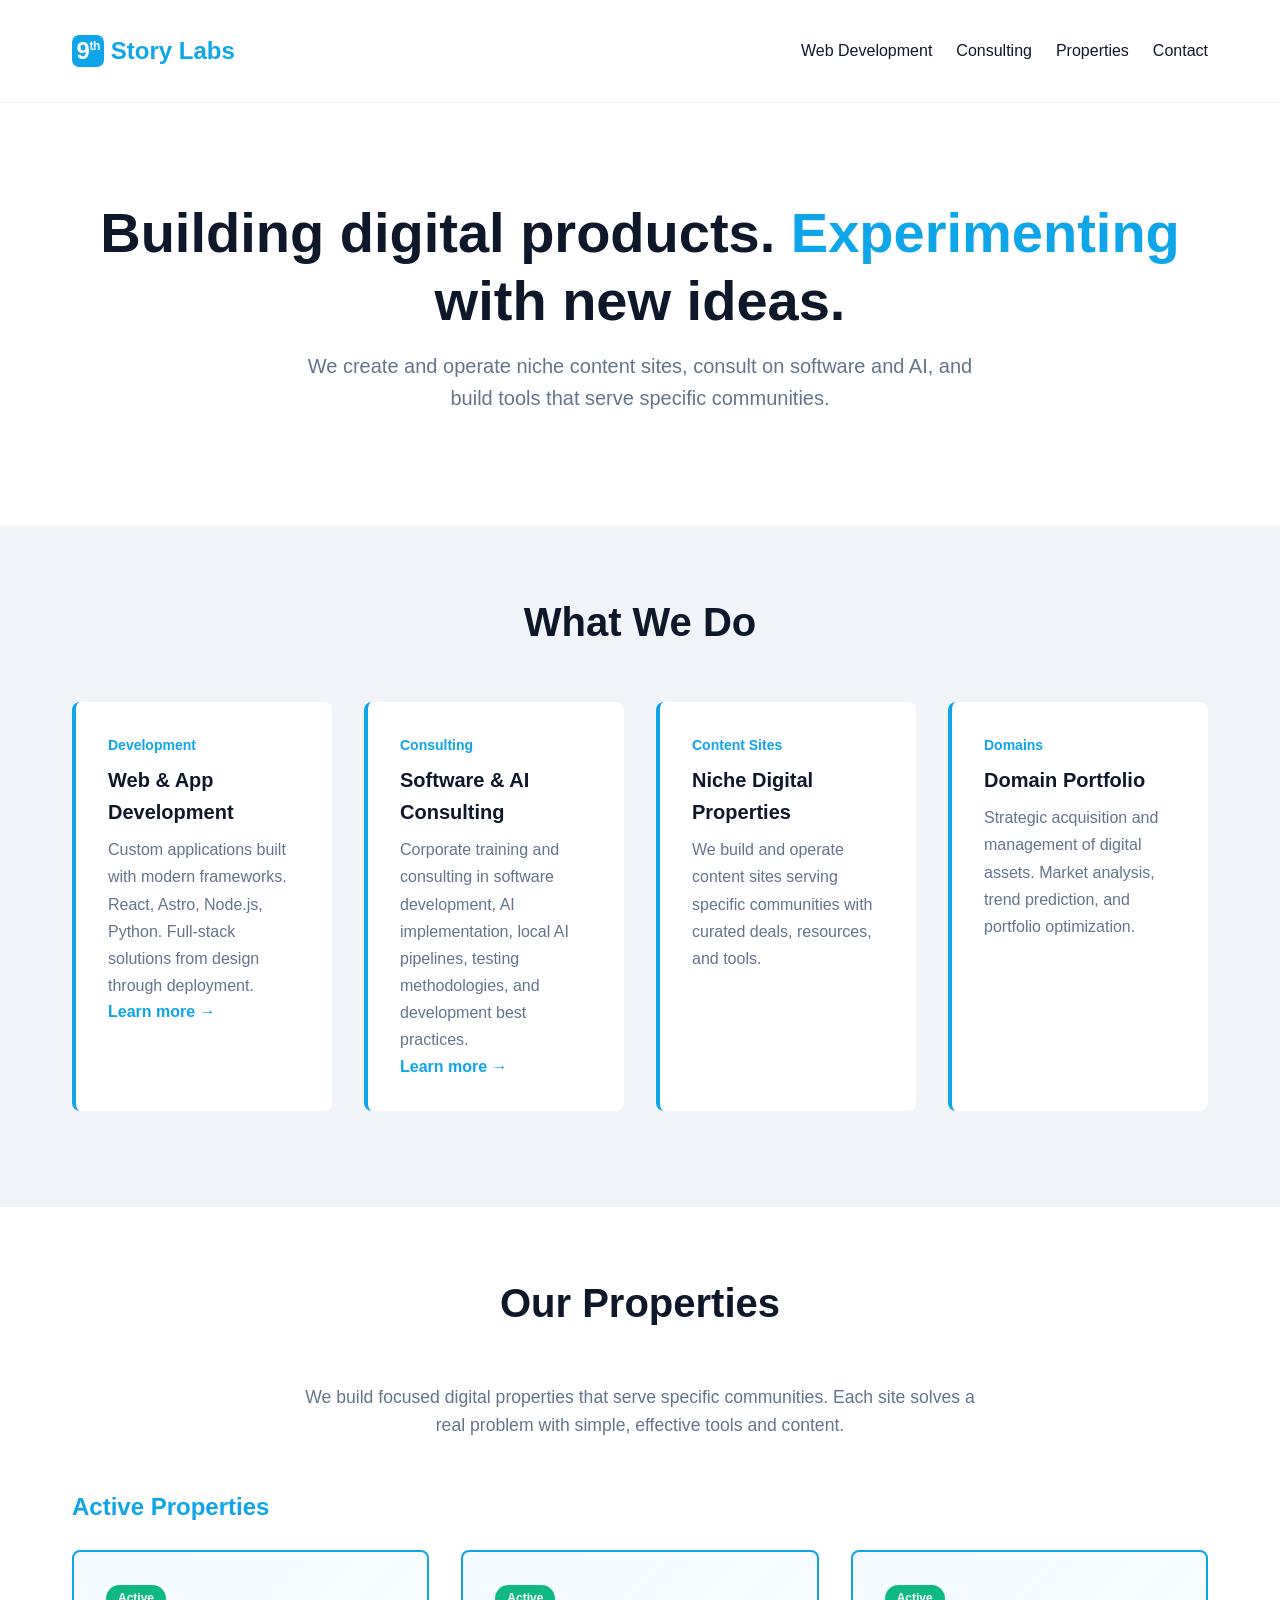
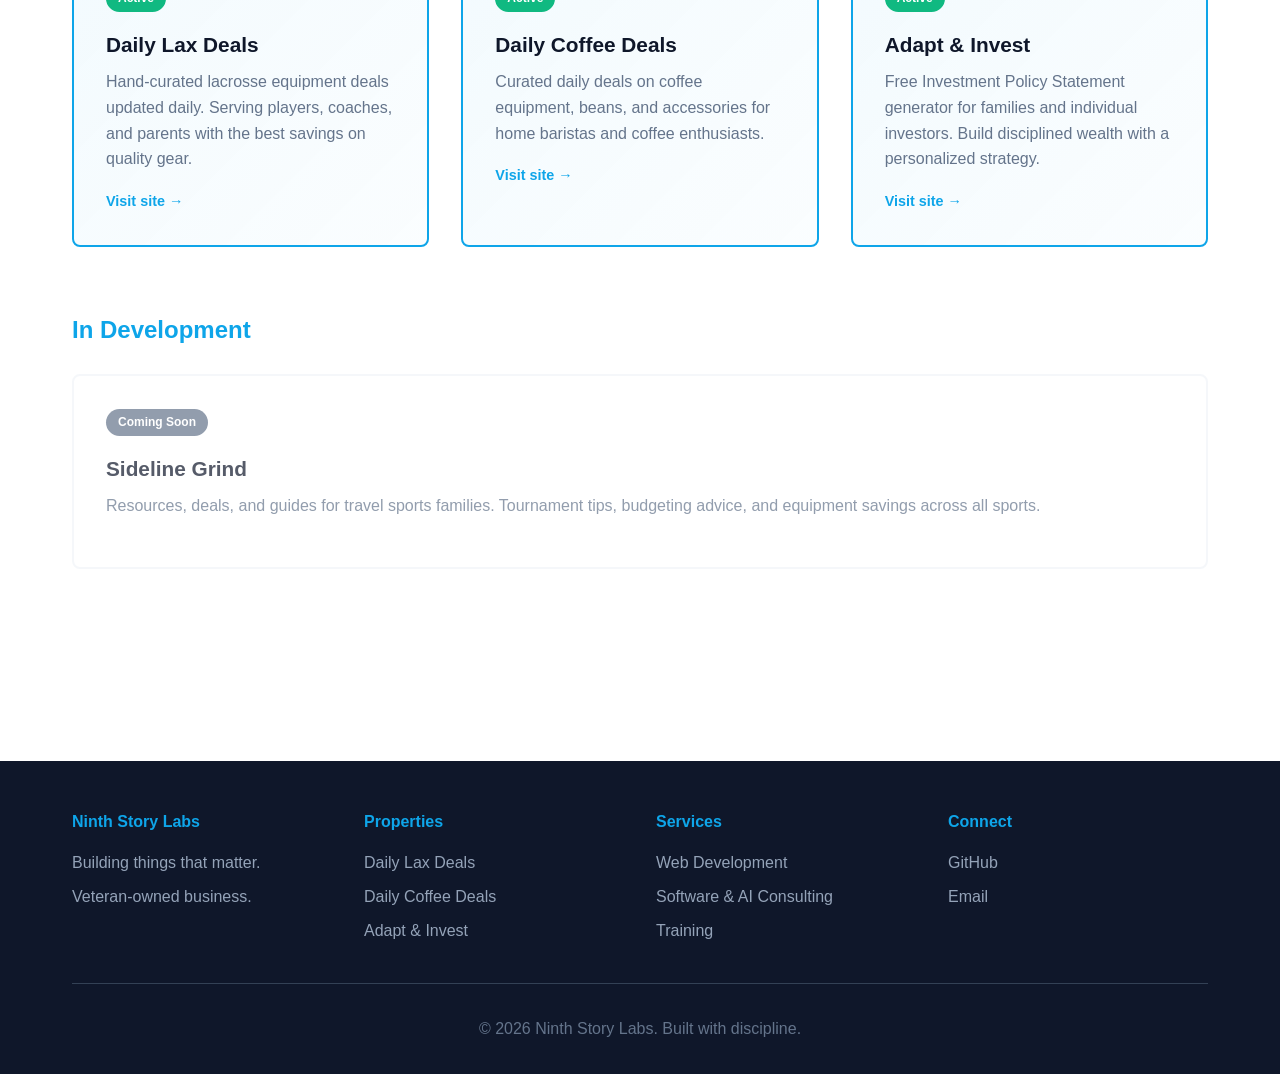
<file: index.html>
<!DOCTYPE html>
<html lang="en">
<head>
    <meta charset="UTF-8">
    <meta name="viewport" content="width=device-width, initial-scale=1.0">
    <!-- Google tag (gtag.js) -->
<script async src="https://www.googletagmanager.com/gtag/js?id=G-905XWC0GVY"></script>
<script>
  window.dataLayer = window.dataLayer || [];
  function gtag(){dataLayer.push(arguments);}
  gtag('js', new Date());

  gtag('config', 'G-905XWC0GVY');
</script>
    <title>Ninth Story Labs | Software, AI Consulting & Niche Web Properties</title>
    <meta name="description" content="Ninth Story Labs is a veteran-owned studio offering web and app development, software and AI consulting, and operating niche sites like Daily Lax Deals, Daily Coffee Deals, and Adapt & Invest.">
    <link rel="canonical" href="https://ninthstorylabs.com/">
    <meta name="robots" content="index, follow">
    <meta name="author" content="Ninth Story Labs">
    <meta name="theme-color" content="#0ea5e9">
    <link rel="icon" href="/logo.svg" type="image/svg+xml">

    <!-- Open Graph -->
    <meta property="og:type" content="website">
    <meta property="og:site_name" content="Ninth Story Labs">
    <meta property="og:url" content="https://ninthstorylabs.com/">
    <meta property="og:title" content="Ninth Story Labs | Software, AI Consulting & Niche Web Properties">
    <meta property="og:description" content="Veteran-owned studio building digital products, consulting on software and AI, and operating niche sites that serve specific communities.">
    <meta property="og:locale" content="en_US">

    <!-- Twitter -->
    <meta name="twitter:card" content="summary">
    <meta name="twitter:title" content="Ninth Story Labs | Software, AI Consulting & Niche Web Properties">
    <meta name="twitter:description" content="Veteran-owned studio building digital products, consulting on software and AI, and operating niche sites that serve specific communities.">

    <!-- Structured data -->
    <script type="application/ld+json">
    {
        "@context": "https://schema.org",
        "@graph": [
            {
                "@type": "Organization",
                "@id": "https://ninthstorylabs.com/#organization",
                "name": "Ninth Story Labs",
                "alternateName": "9th Story Labs",
                "url": "https://ninthstorylabs.com/",
                "logo": "https://ninthstorylabs.com/logo.svg",
                "email": "hello@ninthstorylabs.com",
                "description": "Veteran-owned studio offering web and app development, software and AI consulting, and operating niche content sites.",
                "sameAs": ["https://github.com/ninthstorylabs"],
                "knowsAbout": ["Web development", "App development", "Software consulting", "AI consulting", "Local AI", "Ollama", "LLM data pipelines", "Software testing", "Corporate training"]
            },
            { "@type": "WebSite", "name": "Daily Lax Deals", "url": "https://dailylaxdeals.com", "publisher": { "@id": "https://ninthstorylabs.com/#organization" } },
            { "@type": "WebSite", "name": "Daily Coffee Deals", "url": "https://dailycoffeedeals.com", "publisher": { "@id": "https://ninthstorylabs.com/#organization" } },
            { "@type": "WebSite", "name": "Adapt & Invest", "url": "https://adaptandinvest.com", "publisher": { "@id": "https://ninthstorylabs.com/#organization" } },
            {
                "@type": "WebSite",
                "@id": "https://ninthstorylabs.com/#website",
                "url": "https://ninthstorylabs.com/",
                "name": "Ninth Story Labs",
                "publisher": { "@id": "https://ninthstorylabs.com/#organization" },
                "inLanguage": "en-US"
            }
        ]
    }
    </script>
    <link rel="stylesheet" href="/styles.css">
</head>
<body>
    <header>
        <div class="container header-inner">
            <a href="/" class="logo" aria-label="Ninth Story Labs home"><span class="logo-mark" aria-hidden="true">9<sup>th</sup></span>Story Labs</a>
            <nav class="site-nav" aria-label="Main">
                <a href="/web-development/">Web Development</a>
                <a href="/consulting/">Consulting</a>
                <a href="/#properties">Properties</a>
                <a href="mailto:hello@ninthstorylabs.com">Contact</a>
            </nav>
        </div>
    </header>

    <main>
        <!-- Hero -->
        <section class="hero">
            <div class="container">
                <h1>Building digital products. <strong>Experimenting</strong> with new ideas.</h1>
                <p class="tagline">We create and operate niche content sites, consult on software and AI, and build tools that serve specific communities.</p>
            </div>
        </section>

        <!-- What We Do -->
        <section class="what-we-do">
            <div class="container">
                <h2>What We Do</h2>
                <div class="services-grid">
                    <div class="service-card">
                        <span class="service-label">Development</span>
                        <h3>Web & App Development</h3>
                        <p>Custom applications built with modern frameworks. React, Astro, Node.js, Python. Full-stack solutions from design through deployment.</p>
                        <a href="/web-development/">Learn more &rarr;</a>
                    </div>
                    <div class="service-card">
                        <span class="service-label">Consulting</span>
                        <h3>Software & AI Consulting</h3>
                        <p>Corporate training and consulting in software development, AI implementation, local AI pipelines, testing methodologies, and development best practices.</p>
                        <a href="/consulting/">Learn more &rarr;</a>
                    </div>
                    <div class="service-card">
                        <span class="service-label">Content Sites</span>
                        <h3>Niche Digital Properties</h3>
                        <p>We build and operate content sites serving specific communities with curated deals, resources, and tools.</p>
                    </div>
                    <div class="service-card">
                        <span class="service-label">Domains</span>
                        <h3>Domain Portfolio</h3>
                        <p>Strategic acquisition and management of digital assets. Market analysis, trend prediction, and portfolio optimization.</p>
                    </div>
                </div>
            </div>
        </section>

        <!-- Our Properties -->
        <section class="properties" id="properties">
            <div class="container">
                <h2>Our Properties</h2>
                <p class="properties-intro">
                    We build focused digital properties that serve specific communities. Each site solves a real problem with simple, effective tools and content.
                </p>

                <!-- Active Properties -->
                <div class="property-section">
                    <h3>Active Properties</h3>
                    <div class="properties-grid">
                        <div class="property-card active">
                            <span class="property-status status-active">Active</span>
                            <h4>Daily Lax Deals</h4>
                            <p>Hand-curated lacrosse equipment deals updated daily. Serving players, coaches, and parents with the best savings on quality gear.</p>
                            <a href="https://dailylaxdeals.com" class="property-link" target="_blank" rel="noopener">Visit site</a>
                        </div>
                        <div class="property-card active">
                            <span class="property-status status-active">Active</span>
                            <h4>Daily Coffee Deals</h4>
                            <p>Curated daily deals on coffee equipment, beans, and accessories for home baristas and coffee enthusiasts.</p>
                            <a href="https://dailycoffeedeals.com" class="property-link" target="_blank" rel="noopener">Visit site</a>
                        </div>
                        <div class="property-card active">
                            <span class="property-status status-active">Active</span>
                            <h4>Adapt & Invest</h4>
                            <p>Free Investment Policy Statement generator for families and individual investors. Build disciplined wealth with a personalized strategy.</p>
                            <a href="https://adaptandinvest.com" class="property-link" target="_blank" rel="noopener">Visit site</a>
                        </div>
                    </div>
                </div>

                <!-- In Development -->
                <div class="property-section">
                    <h3>In Development</h3>
                    <div class="properties-grid">
                        <div class="property-card coming-soon">
                            <span class="property-status status-coming">Coming Soon</span>
                            <h4>Sideline Grind</h4>
                            <p>Resources, deals, and guides for travel sports families. Tournament tips, budgeting advice, and equipment savings across all sports.</p>
                        </div>
                    </div>
                </div>
            </div>
        </section>
    </main>

    <footer>
        <div class="container">
            <div class="footer-grid">
                <div class="footer-section">
                    <h4>Ninth Story Labs</h4>
                    <p>Building things that matter.</p>
                    <p>Veteran-owned business.</p>
                </div>
                <div class="footer-section">
                    <h4>Properties</h4>
                    <a href="https://dailylaxdeals.com" target="_blank" rel="noopener">Daily Lax Deals</a>
                    <a href="https://dailycoffeedeals.com" target="_blank" rel="noopener">Daily Coffee Deals</a>
                    <a href="https://adaptandinvest.com" target="_blank" rel="noopener">Adapt & Invest</a>
                </div>
                <div class="footer-section">
                    <h4>Services</h4>
                    <a href="/web-development/">Web Development</a>
                    <a href="/consulting/">Software & AI Consulting</a>
                    <a href="/consulting/#training">Training</a>
                </div>
                <div class="footer-section">
                    <h4>Connect</h4>
                    <a href="https://github.com/ninthstorylabs" target="_blank" rel="noopener">GitHub</a>
                    <a href="mailto:hello@ninthstorylabs.com">Email</a>
                </div>
            </div>
            <div class="footer-bottom">
                <p>&copy; 2026 Ninth Story Labs. Built with discipline.</p>
            </div>
        </div>
    </footer>
</body>
</html>
</file>
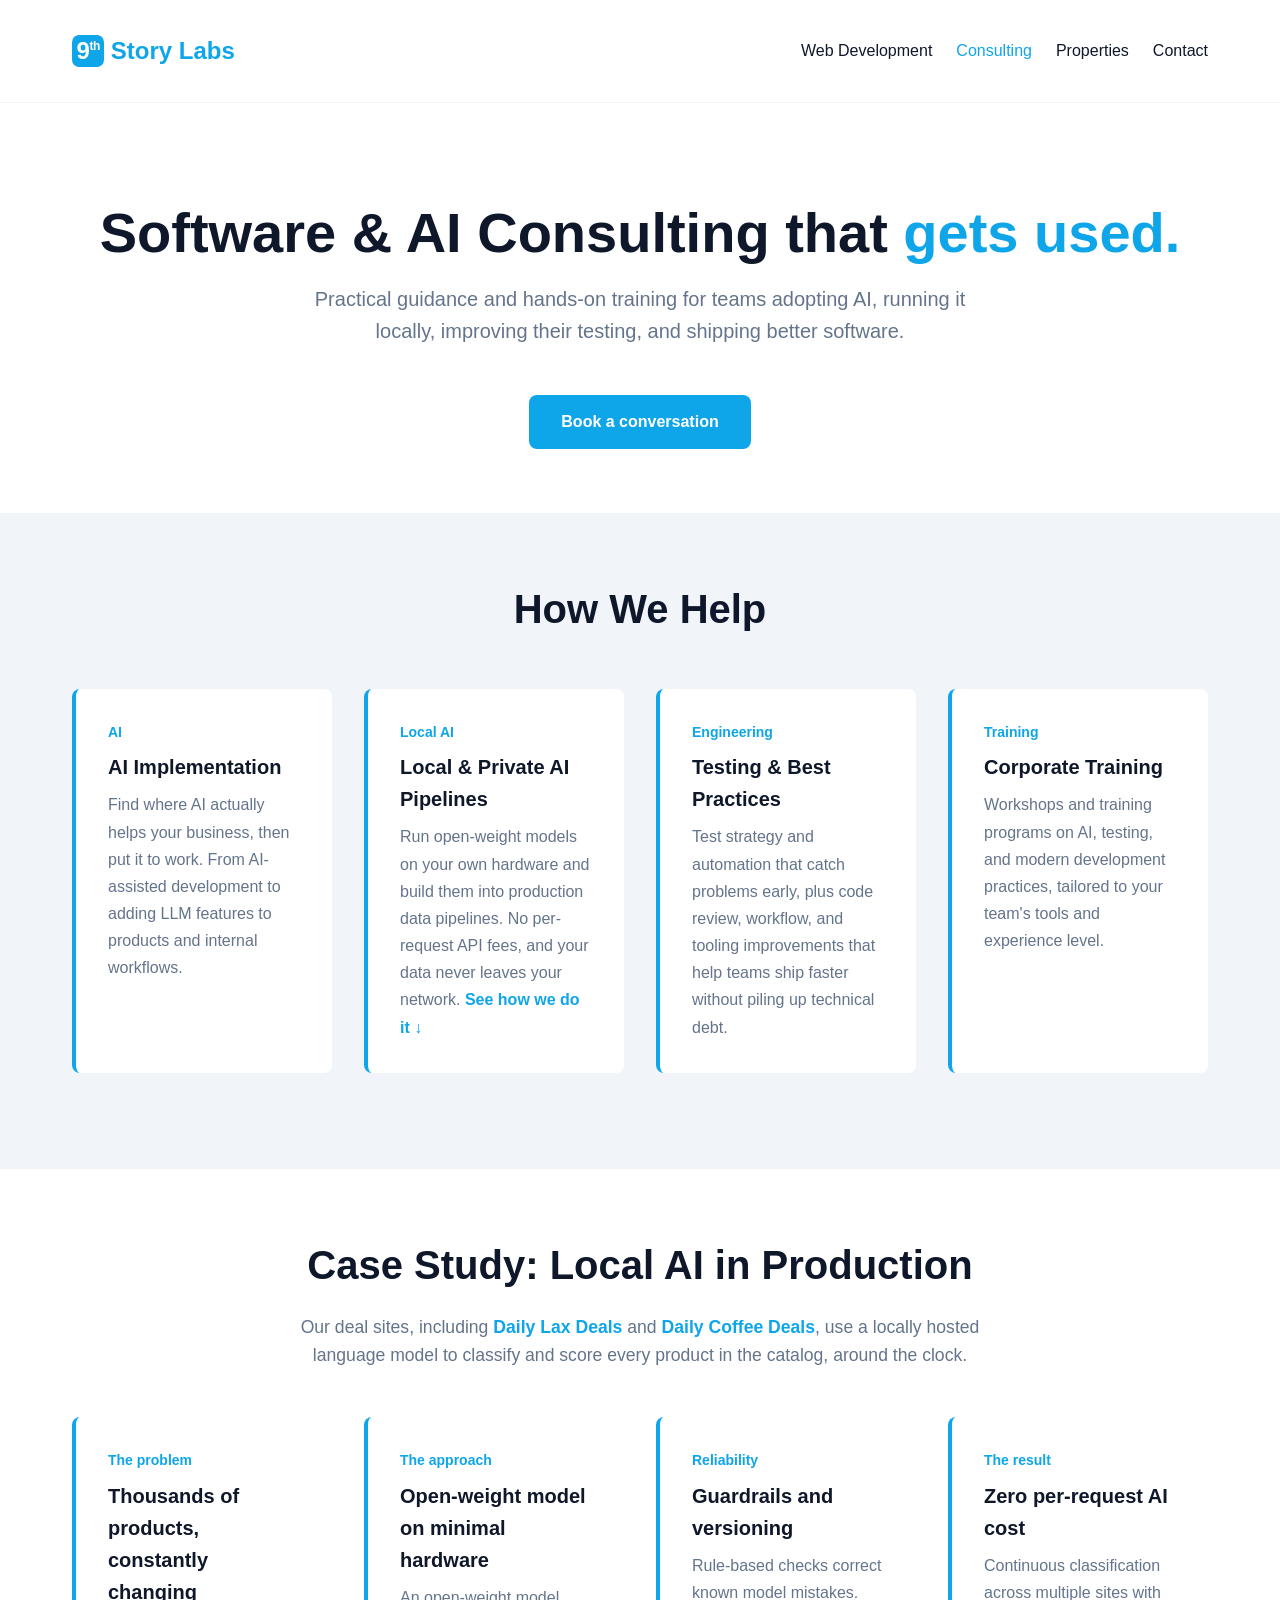
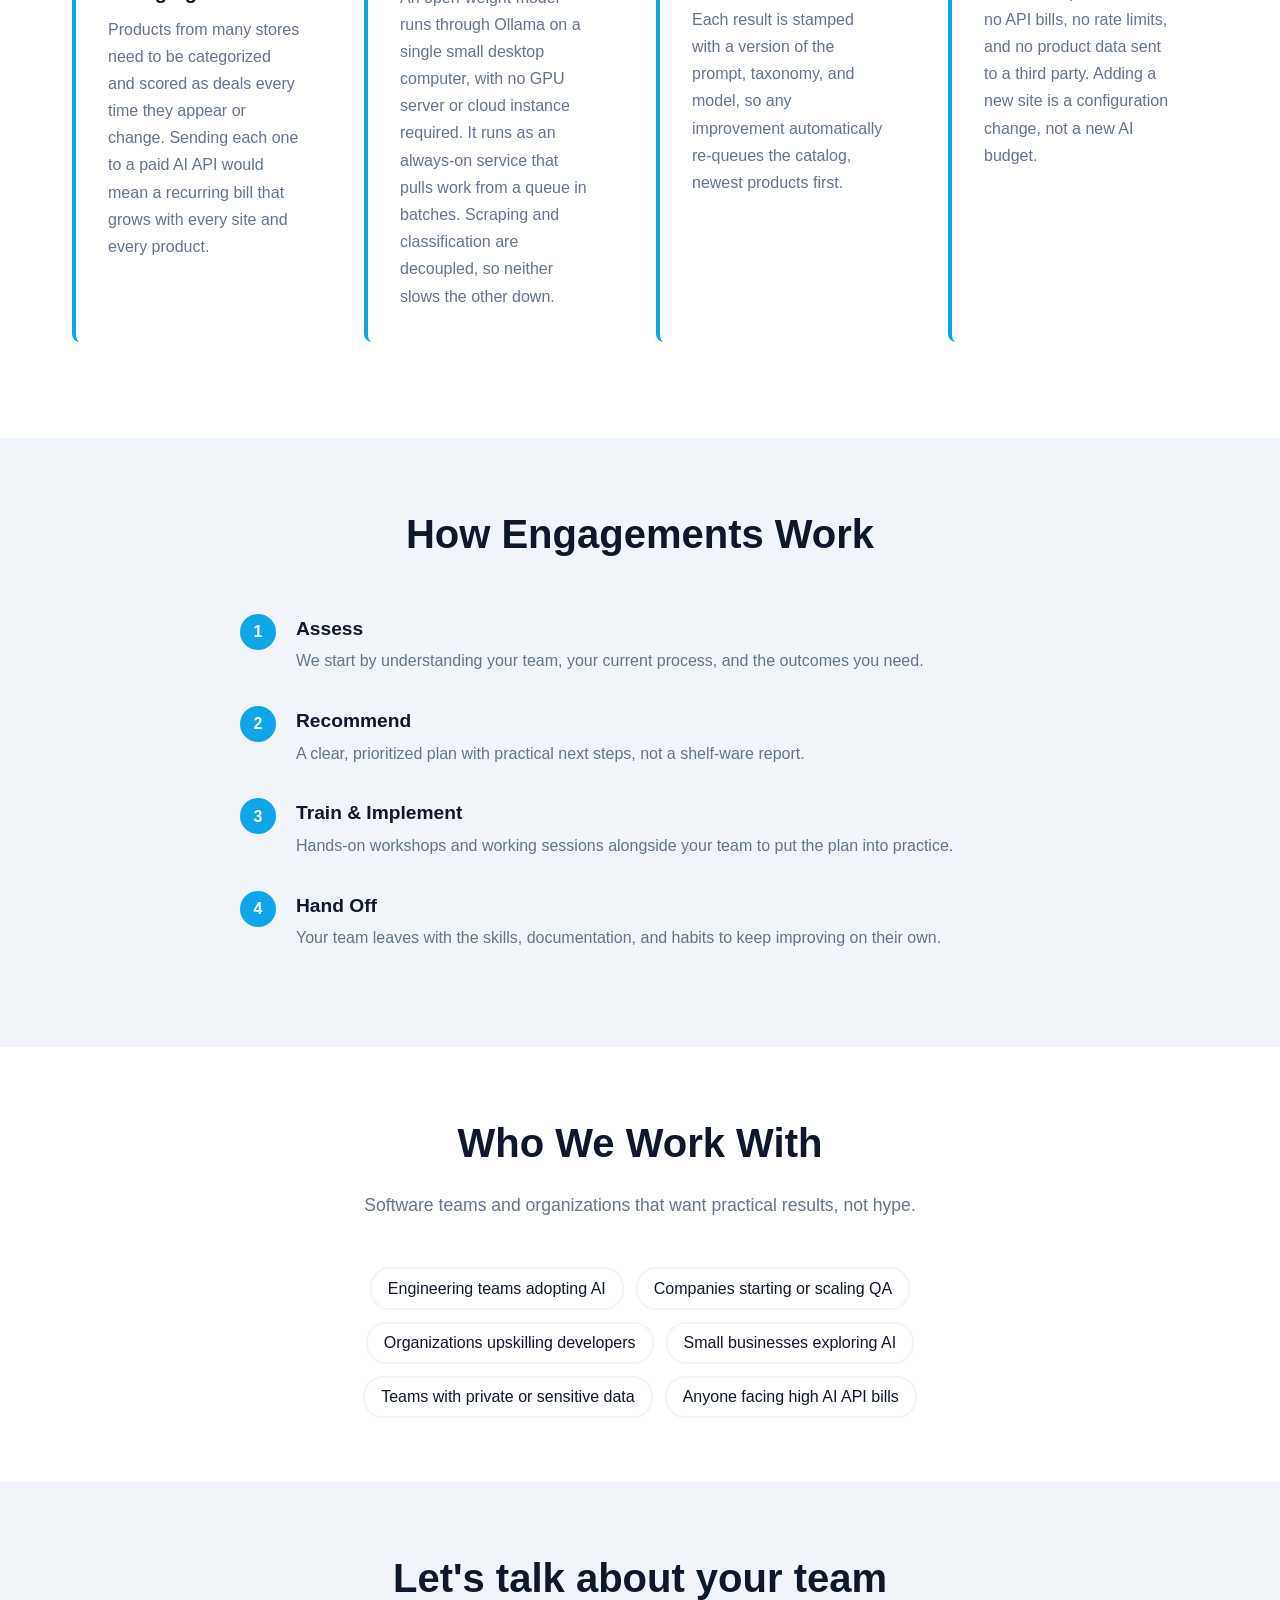
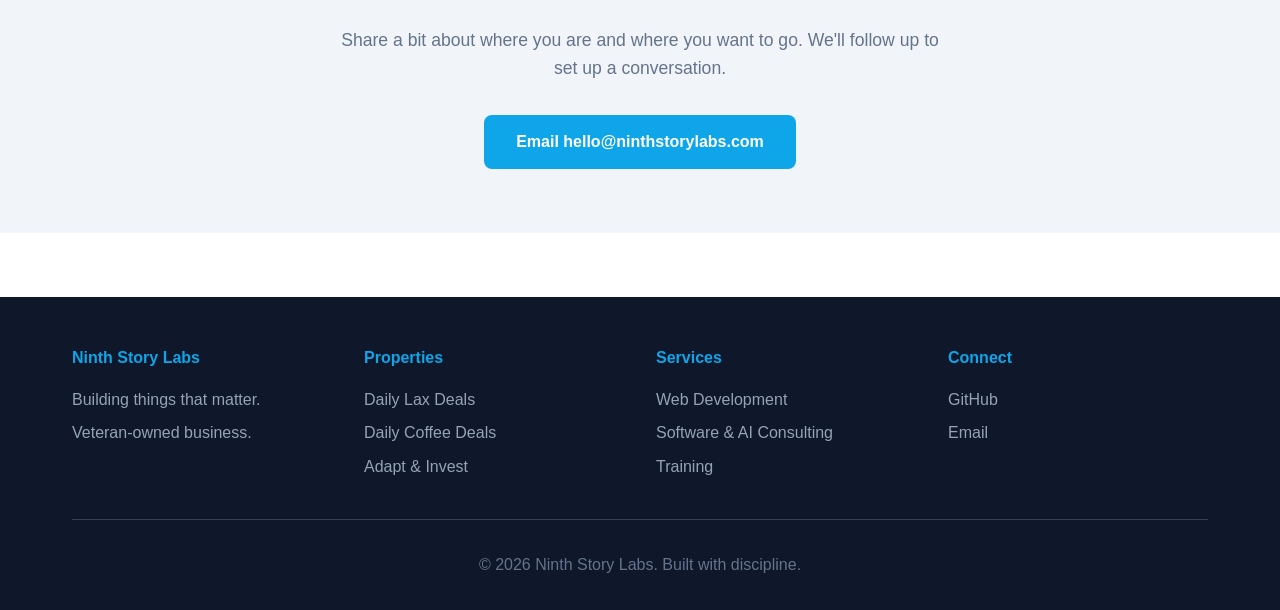
<file: consulting/index.html>
<!DOCTYPE html>
<html lang="en">
<head>
    <meta charset="UTF-8">
    <meta name="viewport" content="width=device-width, initial-scale=1.0">
    <!-- Google tag (gtag.js) -->
<script async src="https://www.googletagmanager.com/gtag/js?id=G-905XWC0GVY"></script>
<script>
  window.dataLayer = window.dataLayer || [];
  function gtag(){dataLayer.push(arguments);}
  gtag('js', new Date());

  gtag('config', 'G-905XWC0GVY');
</script>
    <title>Software & AI Consulting and Training | Ninth Story Labs</title>
    <meta name="description" content="Practical AI implementation, local and private AI pipelines, software testing, and development best practices. Veteran-owned Ninth Story Labs offers consulting and corporate training for software teams.">
    <link rel="canonical" href="https://ninthstorylabs.com/consulting/">
    <meta name="robots" content="index, follow">
    <meta name="author" content="Ninth Story Labs">
    <meta name="theme-color" content="#0ea5e9">
    <link rel="icon" href="/logo.svg" type="image/svg+xml">

    <!-- Open Graph -->
    <meta property="og:type" content="website">
    <meta property="og:site_name" content="Ninth Story Labs">
    <meta property="og:url" content="https://ninthstorylabs.com/consulting/">
    <meta property="og:title" content="Software & AI Consulting and Training | Ninth Story Labs">
    <meta property="og:description" content="Practical AI implementation, local AI pipelines, software testing, and development best practices, with consulting and corporate training for software teams.">
    <meta property="og:locale" content="en_US">

    <!-- Twitter -->
    <meta name="twitter:card" content="summary">
    <meta name="twitter:title" content="Software & AI Consulting and Training | Ninth Story Labs">
    <meta name="twitter:description" content="Practical AI implementation, local AI pipelines, software testing, and development best practices, with consulting and corporate training for software teams.">

    <!-- Structured data -->
    <script type="application/ld+json">
    {
        "@context": "https://schema.org",
        "@graph": [
            {
                "@type": "Service",
                "@id": "https://ninthstorylabs.com/consulting/#service",
                "name": "Software & AI Consulting",
                "serviceType": "Software and AI consulting",
                "url": "https://ninthstorylabs.com/consulting/",
                "description": "Consulting and corporate training in AI implementation, local and private AI pipelines, software testing, and development best practices.",
                "provider": {
                    "@type": "Organization",
                    "@id": "https://ninthstorylabs.com/#organization",
                    "name": "Ninth Story Labs",
                    "url": "https://ninthstorylabs.com/"
                },
                "areaServed": "US",
                "hasOfferCatalog": {
                    "@type": "OfferCatalog",
                    "name": "Consulting services",
                    "itemListElement": [
                        { "@type": "Offer", "itemOffered": { "@type": "Service", "name": "AI implementation consulting" } },
                        { "@type": "Offer", "itemOffered": { "@type": "Service", "name": "Local and private AI pipeline integration" } },
                        { "@type": "Offer", "itemOffered": { "@type": "Service", "name": "Software testing and QA strategy" } },
                        { "@type": "Offer", "itemOffered": { "@type": "Service", "name": "Development best practices" } },
                        { "@type": "Offer", "itemOffered": { "@type": "Service", "name": "Corporate software and AI training" } }
                    ]
                }
            },
            {
                "@type": "BreadcrumbList",
                "itemListElement": [
                    { "@type": "ListItem", "position": 1, "name": "Home", "item": "https://ninthstorylabs.com/" },
                    { "@type": "ListItem", "position": 2, "name": "Consulting", "item": "https://ninthstorylabs.com/consulting/" }
                ]
            }
        ]
    }
    </script>
    <link rel="stylesheet" href="/styles.css">
</head>
<body>
    <header>
        <div class="container header-inner">
            <a href="/" class="logo" aria-label="Ninth Story Labs home"><span class="logo-mark" aria-hidden="true">9<sup>th</sup></span>Story Labs</a>
            <nav class="site-nav" aria-label="Main">
                <a href="/web-development/">Web Development</a>
                <a href="/consulting/" aria-current="page">Consulting</a>
                <a href="/#properties">Properties</a>
                <a href="mailto:hello@ninthstorylabs.com">Contact</a>
            </nav>
        </div>
    </header>

    <main>
        <!-- Hero -->
        <section class="hero">
            <div class="container">
                <h1>Software & AI Consulting that <strong>gets used.</strong></h1>
                <p class="tagline">Practical guidance and hands-on training for teams adopting AI, running it locally, improving their testing, and shipping better software.</p>
                <a href="mailto:hello@ninthstorylabs.com?subject=Consulting%20inquiry" class="button">Book a conversation</a>
            </div>
        </section>

        <!-- Services -->
        <section class="page-section alt">
            <div class="container">
                <h2>How We Help</h2>
                <div class="services-grid">
                    <div class="service-card">
                        <span class="service-label">AI</span>
                        <h3>AI Implementation</h3>
                        <p>Find where AI actually helps your business, then put it to work. From AI-assisted development to adding LLM features to products and internal workflows.</p>
                    </div>
                    <div class="service-card">
                        <span class="service-label">Local AI</span>
                        <h3>Local & Private AI Pipelines</h3>
                        <p>Run open-weight models on your own hardware and build them into production data pipelines. No per-request API fees, and your data never leaves your network. <a href="#local-ai">See how we do it &darr;</a></p>
                    </div>
                    <div class="service-card">
                        <span class="service-label">Engineering</span>
                        <h3>Testing & Best Practices</h3>
                        <p>Test strategy and automation that catch problems early, plus code review, workflow, and tooling improvements that help teams ship faster without piling up technical debt.</p>
                    </div>
                    <div class="service-card" id="training">
                        <span class="service-label">Training</span>
                        <h3>Corporate Training</h3>
                        <p>Workshops and training programs on AI, testing, and modern development practices, tailored to your team's tools and experience level.</p>
                    </div>
                </div>
            </div>
        </section>

        <!-- Case study: local AI -->
        <section class="page-section" id="local-ai">
            <div class="container">
                <h2>Case Study: Local AI in Production</h2>
                <p class="section-intro">Our deal sites, including <a href="https://dailylaxdeals.com" target="_blank" rel="noopener">Daily Lax Deals</a> and <a href="https://dailycoffeedeals.com" target="_blank" rel="noopener">Daily Coffee Deals</a>, use a locally hosted language model to classify and score every product in the catalog, around the clock.</p>
                <div class="services-grid">
                    <div class="service-card">
                        <span class="service-label">The problem</span>
                        <h3>Thousands of products, constantly changing</h3>
                        <p>Products from many stores need to be categorized and scored as deals every time they appear or change. Sending each one to a paid AI API would mean a recurring bill that grows with every site and every product.</p>
                    </div>
                    <div class="service-card">
                        <span class="service-label">The approach</span>
                        <h3>Open-weight model on minimal hardware</h3>
                        <p>An open-weight model runs through Ollama on a single small desktop computer, with no GPU server or cloud instance required. It runs as an always-on service that pulls work from a queue in batches. Scraping and classification are decoupled, so neither slows the other down.</p>
                    </div>
                    <div class="service-card">
                        <span class="service-label">Reliability</span>
                        <h3>Guardrails and versioning</h3>
                        <p>Rule-based checks correct known model mistakes. Each result is stamped with a version of the prompt, taxonomy, and model, so any improvement automatically re-queues the catalog, newest products first.</p>
                    </div>
                    <div class="service-card">
                        <span class="service-label">The result</span>
                        <h3>Zero per-request AI cost</h3>
                        <p>Continuous classification across multiple sites with no API bills, no rate limits, and no product data sent to a third party. Adding a new site is a configuration change, not a new AI budget.</p>
                    </div>
                </div>
            </div>
        </section>

        <!-- Process -->
        <section class="page-section alt">
            <div class="container">
                <h2>How Engagements Work</h2>
                <ol class="steps">
                    <li>
                        <h3>Assess</h3>
                        <p>We start by understanding your team, your current process, and the outcomes you need.</p>
                    </li>
                    <li>
                        <h3>Recommend</h3>
                        <p>A clear, prioritized plan with practical next steps, not a shelf-ware report.</p>
                    </li>
                    <li>
                        <h3>Train & Implement</h3>
                        <p>Hands-on workshops and working sessions alongside your team to put the plan into practice.</p>
                    </li>
                    <li>
                        <h3>Hand Off</h3>
                        <p>Your team leaves with the skills, documentation, and habits to keep improving on their own.</p>
                    </li>
                </ol>
            </div>
        </section>

        <!-- Who it's for -->
        <section class="page-section">
            <div class="container">
                <h2>Who We Work With</h2>
                <p class="section-intro">Software teams and organizations that want practical results, not hype.</p>
                <ul class="tag-list">
                    <li>Engineering teams adopting AI</li>
                    <li>Companies starting or scaling QA</li>
                    <li>Organizations upskilling developers</li>
                    <li>Small businesses exploring AI</li>
                    <li>Teams with private or sensitive data</li>
                    <li>Anyone facing high AI API bills</li>
                </ul>
            </div>
        </section>

        <!-- CTA -->
        <section class="cta page-section alt">
            <div class="container">
                <h2>Let's talk about your team</h2>
                <p>Share a bit about where you are and where you want to go. We'll follow up to set up a conversation.</p>
                <a href="mailto:hello@ninthstorylabs.com?subject=Consulting%20inquiry" class="button">Email hello@ninthstorylabs.com</a>
            </div>
        </section>
    </main>

    <footer>
        <div class="container">
            <div class="footer-grid">
                <div class="footer-section">
                    <h4>Ninth Story Labs</h4>
                    <p>Building things that matter.</p>
                    <p>Veteran-owned business.</p>
                </div>
                <div class="footer-section">
                    <h4>Properties</h4>
                    <a href="https://dailylaxdeals.com" target="_blank" rel="noopener">Daily Lax Deals</a>
                    <a href="https://dailycoffeedeals.com" target="_blank" rel="noopener">Daily Coffee Deals</a>
                    <a href="https://adaptandinvest.com" target="_blank" rel="noopener">Adapt & Invest</a>
                </div>
                <div class="footer-section">
                    <h4>Services</h4>
                    <a href="/web-development/">Web Development</a>
                    <a href="/consulting/">Software & AI Consulting</a>
                    <a href="/consulting/#training">Training</a>
                </div>
                <div class="footer-section">
                    <h4>Connect</h4>
                    <a href="https://github.com/ninthstorylabs" target="_blank" rel="noopener">GitHub</a>
                    <a href="mailto:hello@ninthstorylabs.com">Email</a>
                </div>
            </div>
            <div class="footer-bottom">
                <p>&copy; 2026 Ninth Story Labs. Built with discipline.</p>
            </div>
        </div>
    </footer>
</body>
</html>
</file>
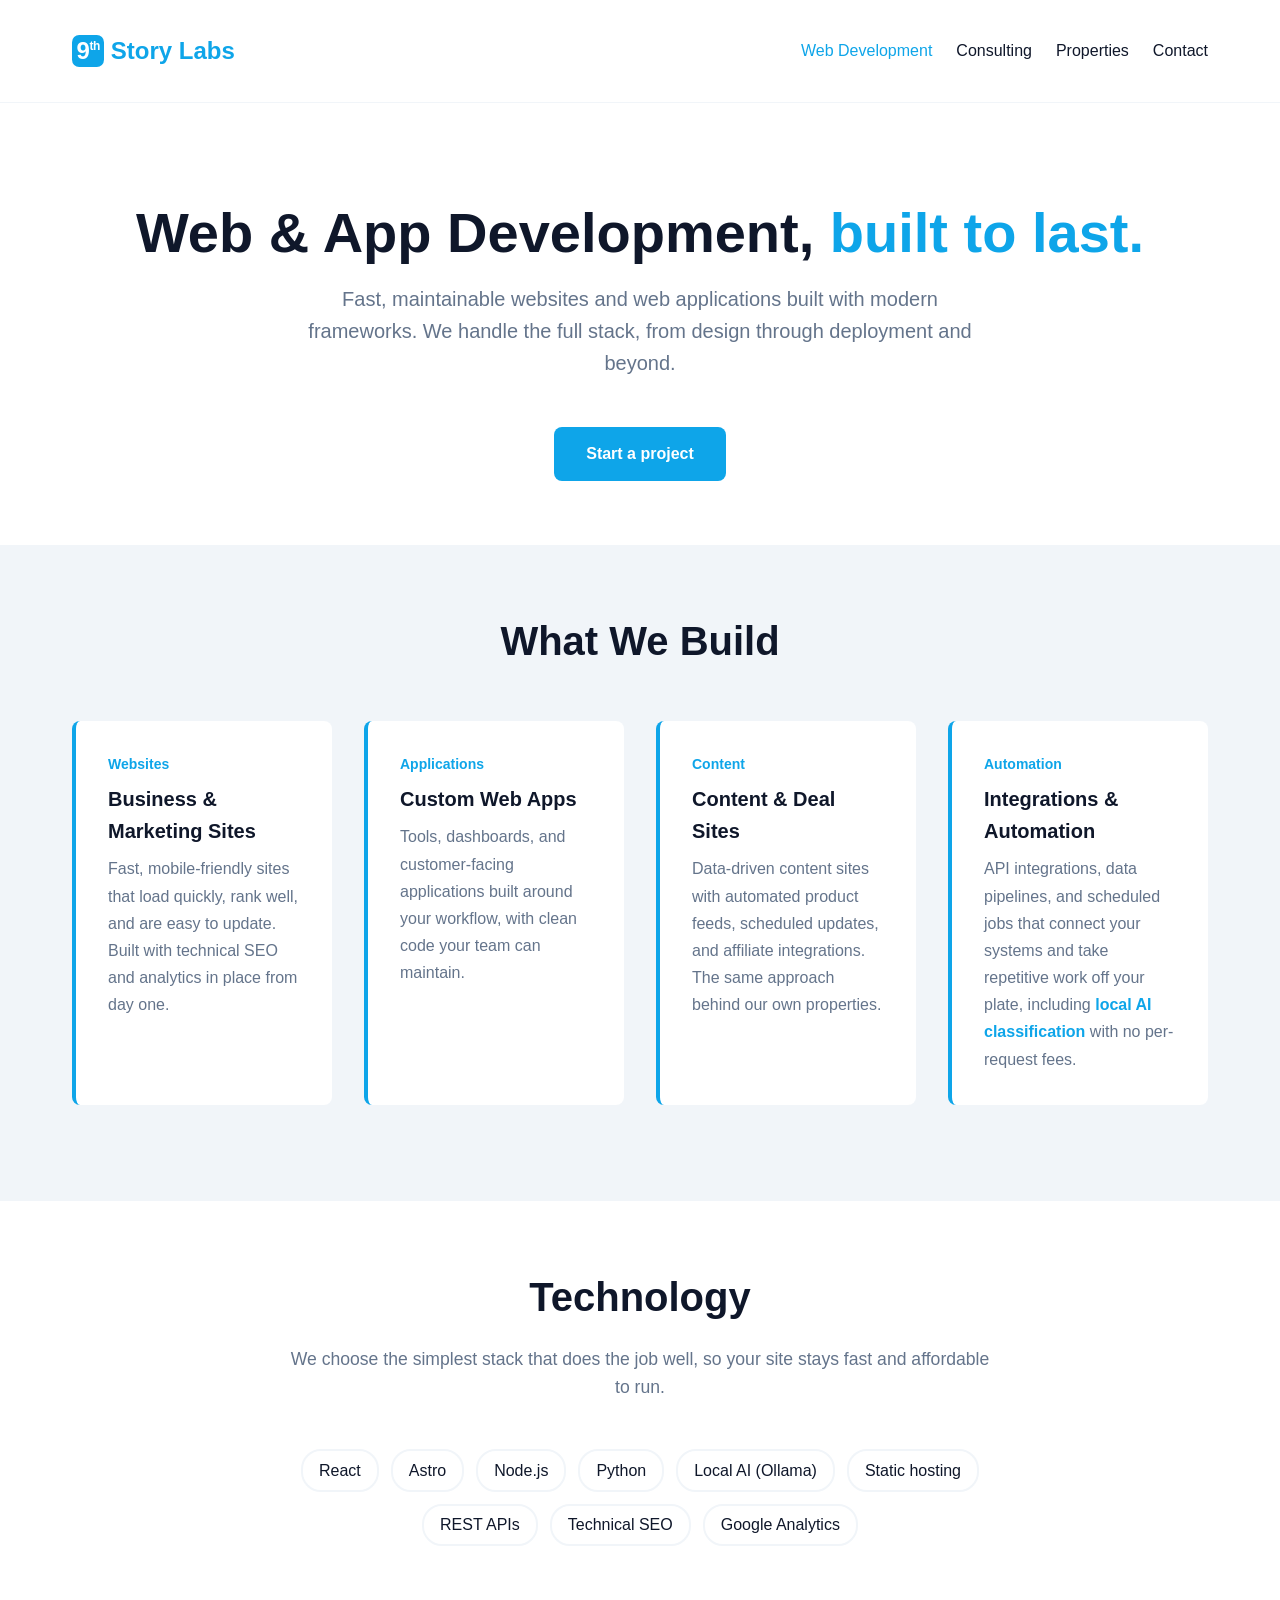
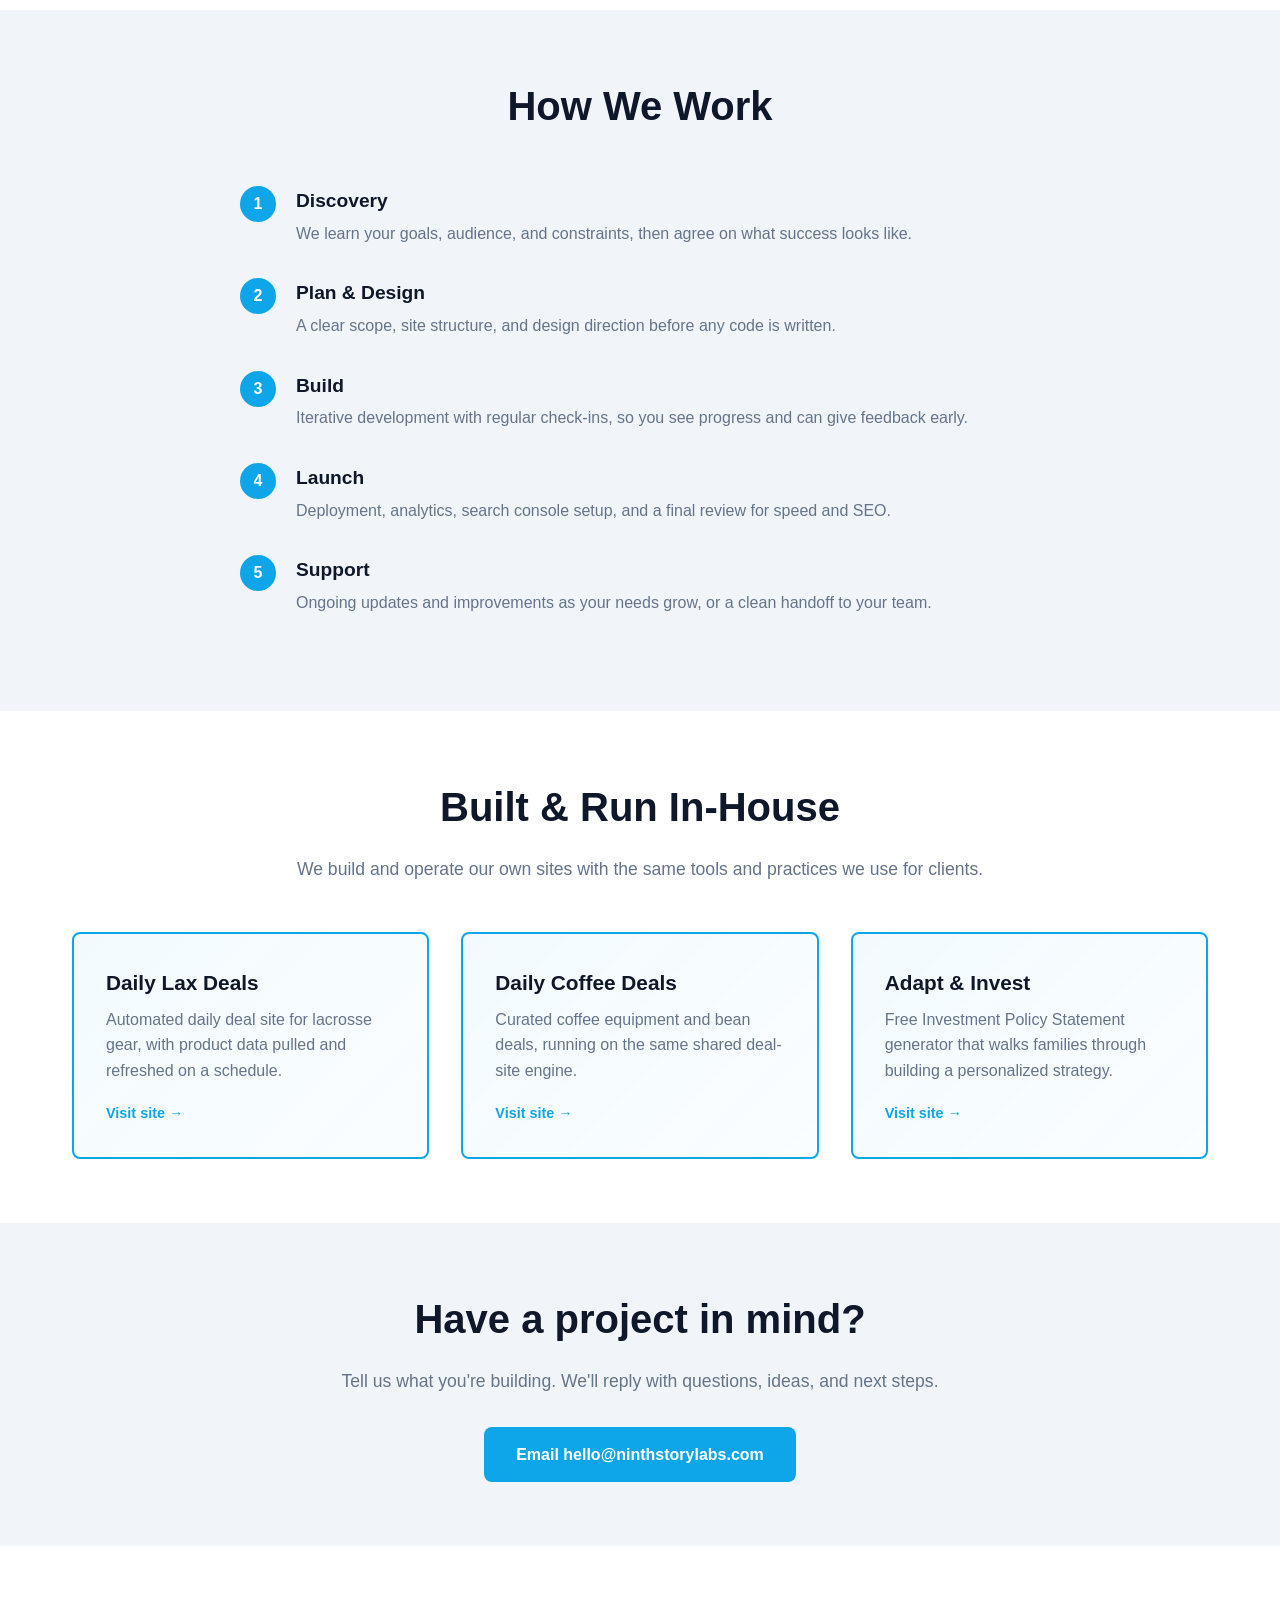
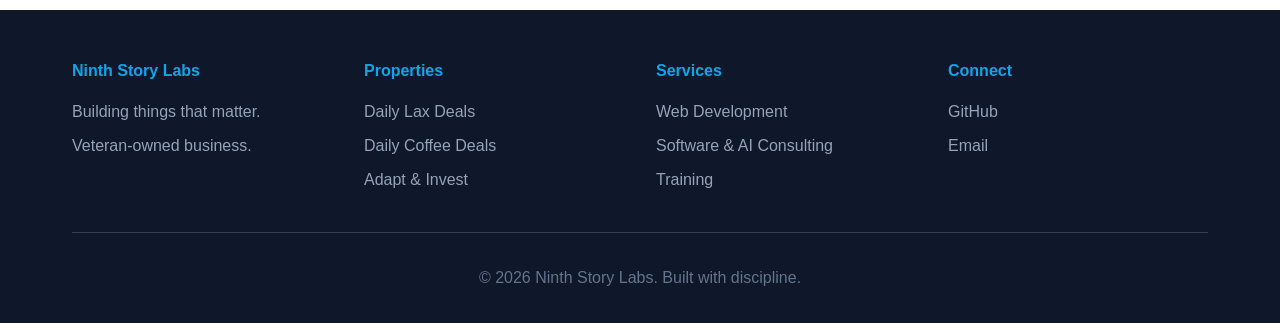
<file: web-development/index.html>
<!DOCTYPE html>
<html lang="en">
<head>
    <meta charset="UTF-8">
    <meta name="viewport" content="width=device-width, initial-scale=1.0">
    <!-- Google tag (gtag.js) -->
<script async src="https://www.googletagmanager.com/gtag/js?id=G-905XWC0GVY"></script>
<script>
  window.dataLayer = window.dataLayer || [];
  function gtag(){dataLayer.push(arguments);}
  gtag('js', new Date());

  gtag('config', 'G-905XWC0GVY');
</script>
    <title>Web & App Development | Ninth Story Labs</title>
    <meta name="description" content="Custom websites, web apps, and integrations built with React, Astro, Node.js, and Python. Veteran-owned Ninth Story Labs builds fast, SEO-ready sites from design through deployment.">
    <link rel="canonical" href="https://ninthstorylabs.com/web-development/">
    <meta name="robots" content="index, follow">
    <meta name="author" content="Ninth Story Labs">
    <meta name="theme-color" content="#0ea5e9">
    <link rel="icon" href="/logo.svg" type="image/svg+xml">

    <!-- Open Graph -->
    <meta property="og:type" content="website">
    <meta property="og:site_name" content="Ninth Story Labs">
    <meta property="og:url" content="https://ninthstorylabs.com/web-development/">
    <meta property="og:title" content="Web & App Development | Ninth Story Labs">
    <meta property="og:description" content="Custom websites, web apps, and integrations built with React, Astro, Node.js, and Python, from design through deployment.">
    <meta property="og:locale" content="en_US">

    <!-- Twitter -->
    <meta name="twitter:card" content="summary">
    <meta name="twitter:title" content="Web & App Development | Ninth Story Labs">
    <meta name="twitter:description" content="Custom websites, web apps, and integrations built with React, Astro, Node.js, and Python, from design through deployment.">

    <!-- Structured data -->
    <script type="application/ld+json">
    {
        "@context": "https://schema.org",
        "@graph": [
            {
                "@type": "Service",
                "@id": "https://ninthstorylabs.com/web-development/#service",
                "name": "Web & App Development",
                "serviceType": "Web development",
                "url": "https://ninthstorylabs.com/web-development/",
                "description": "Custom websites, web applications, and integrations built with React, Astro, Node.js, and Python.",
                "provider": {
                    "@type": "Organization",
                    "@id": "https://ninthstorylabs.com/#organization",
                    "name": "Ninth Story Labs",
                    "url": "https://ninthstorylabs.com/"
                },
                "areaServed": "US"
            },
            {
                "@type": "BreadcrumbList",
                "itemListElement": [
                    { "@type": "ListItem", "position": 1, "name": "Home", "item": "https://ninthstorylabs.com/" },
                    { "@type": "ListItem", "position": 2, "name": "Web Development", "item": "https://ninthstorylabs.com/web-development/" }
                ]
            }
        ]
    }
    </script>
    <link rel="stylesheet" href="/styles.css">
</head>
<body>
    <header>
        <div class="container header-inner">
            <a href="/" class="logo" aria-label="Ninth Story Labs home"><span class="logo-mark" aria-hidden="true">9<sup>th</sup></span>Story Labs</a>
            <nav class="site-nav" aria-label="Main">
                <a href="/web-development/" aria-current="page">Web Development</a>
                <a href="/consulting/">Consulting</a>
                <a href="/#properties">Properties</a>
                <a href="mailto:hello@ninthstorylabs.com">Contact</a>
            </nav>
        </div>
    </header>

    <main>
        <!-- Hero -->
        <section class="hero">
            <div class="container">
                <h1>Web & App Development, <strong>built to last.</strong></h1>
                <p class="tagline">Fast, maintainable websites and web applications built with modern frameworks. We handle the full stack, from design through deployment and beyond.</p>
                <a href="mailto:hello@ninthstorylabs.com?subject=Web%20development%20project" class="button">Start a project</a>
            </div>
        </section>

        <!-- What We Build -->
        <section class="page-section alt">
            <div class="container">
                <h2>What We Build</h2>
                <div class="services-grid">
                    <div class="service-card">
                        <span class="service-label">Websites</span>
                        <h3>Business & Marketing Sites</h3>
                        <p>Fast, mobile-friendly sites that load quickly, rank well, and are easy to update. Built with technical SEO and analytics in place from day one.</p>
                    </div>
                    <div class="service-card">
                        <span class="service-label">Applications</span>
                        <h3>Custom Web Apps</h3>
                        <p>Tools, dashboards, and customer-facing applications built around your workflow, with clean code your team can maintain.</p>
                    </div>
                    <div class="service-card">
                        <span class="service-label">Content</span>
                        <h3>Content & Deal Sites</h3>
                        <p>Data-driven content sites with automated product feeds, scheduled updates, and affiliate integrations. The same approach behind our own properties.</p>
                    </div>
                    <div class="service-card">
                        <span class="service-label">Automation</span>
                        <h3>Integrations & Automation</h3>
                        <p>API integrations, data pipelines, and scheduled jobs that connect your systems and take repetitive work off your plate, including <a href="/consulting/#local-ai">local AI classification</a> with no per-request fees.</p>
                    </div>
                </div>
            </div>
        </section>

        <!-- Tech -->
        <section class="page-section">
            <div class="container">
                <h2>Technology</h2>
                <p class="section-intro">We choose the simplest stack that does the job well, so your site stays fast and affordable to run.</p>
                <ul class="tag-list">
                    <li>React</li>
                    <li>Astro</li>
                    <li>Node.js</li>
                    <li>Python</li>
                    <li>Local AI (Ollama)</li>
                    <li>Static hosting</li>
                    <li>REST APIs</li>
                    <li>Technical SEO</li>
                    <li>Google Analytics</li>
                </ul>
            </div>
        </section>

        <!-- Process -->
        <section class="page-section alt">
            <div class="container">
                <h2>How We Work</h2>
                <ol class="steps">
                    <li>
                        <h3>Discovery</h3>
                        <p>We learn your goals, audience, and constraints, then agree on what success looks like.</p>
                    </li>
                    <li>
                        <h3>Plan & Design</h3>
                        <p>A clear scope, site structure, and design direction before any code is written.</p>
                    </li>
                    <li>
                        <h3>Build</h3>
                        <p>Iterative development with regular check-ins, so you see progress and can give feedback early.</p>
                    </li>
                    <li>
                        <h3>Launch</h3>
                        <p>Deployment, analytics, search console setup, and a final review for speed and SEO.</p>
                    </li>
                    <li>
                        <h3>Support</h3>
                        <p>Ongoing updates and improvements as your needs grow, or a clean handoff to your team.</p>
                    </li>
                </ol>
            </div>
        </section>

        <!-- Our Work -->
        <section class="page-section">
            <div class="container">
                <h2>Built & Run In-House</h2>
                <p class="section-intro">We build and operate our own sites with the same tools and practices we use for clients.</p>
                <div class="properties-grid">
                    <div class="property-card active">
                        <h4>Daily Lax Deals</h4>
                        <p>Automated daily deal site for lacrosse gear, with product data pulled and refreshed on a schedule.</p>
                        <a href="https://dailylaxdeals.com" class="property-link" target="_blank" rel="noopener">Visit site</a>
                    </div>
                    <div class="property-card active">
                        <h4>Daily Coffee Deals</h4>
                        <p>Curated coffee equipment and bean deals, running on the same shared deal-site engine.</p>
                        <a href="https://dailycoffeedeals.com" class="property-link" target="_blank" rel="noopener">Visit site</a>
                    </div>
                    <div class="property-card active">
                        <h4>Adapt & Invest</h4>
                        <p>Free Investment Policy Statement generator that walks families through building a personalized strategy.</p>
                        <a href="https://adaptandinvest.com" class="property-link" target="_blank" rel="noopener">Visit site</a>
                    </div>
                </div>
            </div>
        </section>

        <!-- CTA -->
        <section class="cta page-section alt">
            <div class="container">
                <h2>Have a project in mind?</h2>
                <p>Tell us what you're building. We'll reply with questions, ideas, and next steps.</p>
                <a href="mailto:hello@ninthstorylabs.com?subject=Web%20development%20project" class="button">Email hello@ninthstorylabs.com</a>
            </div>
        </section>
    </main>

    <footer>
        <div class="container">
            <div class="footer-grid">
                <div class="footer-section">
                    <h4>Ninth Story Labs</h4>
                    <p>Building things that matter.</p>
                    <p>Veteran-owned business.</p>
                </div>
                <div class="footer-section">
                    <h4>Properties</h4>
                    <a href="https://dailylaxdeals.com" target="_blank" rel="noopener">Daily Lax Deals</a>
                    <a href="https://dailycoffeedeals.com" target="_blank" rel="noopener">Daily Coffee Deals</a>
                    <a href="https://adaptandinvest.com" target="_blank" rel="noopener">Adapt & Invest</a>
                </div>
                <div class="footer-section">
                    <h4>Services</h4>
                    <a href="/web-development/">Web Development</a>
                    <a href="/consulting/">Software & AI Consulting</a>
                    <a href="/consulting/#training">Training</a>
                </div>
                <div class="footer-section">
                    <h4>Connect</h4>
                    <a href="https://github.com/ninthstorylabs" target="_blank" rel="noopener">GitHub</a>
                    <a href="mailto:hello@ninthstorylabs.com">Email</a>
                </div>
            </div>
            <div class="footer-bottom">
                <p>&copy; 2026 Ninth Story Labs. Built with discipline.</p>
            </div>
        </div>
    </footer>
</body>
</html>
</file>
<file: styles.css>
* {
    margin: 0;
    padding: 0;
    box-sizing: border-box;
}

:root {
    --primary: #0ea5e9;
    --dark: #0f172a;
    --gray: #64748b;
    --light-gray: #f1f5f9;
}

body {
    font-family: -apple-system, BlinkMacSystemFont, 'Segoe UI', Roboto, 'Helvetica Neue', Arial, sans-serif;
    line-height: 1.6;
    color: var(--dark);
    background: white;
}

.container {
    max-width: 1200px;
    margin: 0 auto;
    padding: 0 2rem;
}

/* Header */
header {
    padding: 2rem 0;
    border-bottom: 1px solid var(--light-gray);
}

.header-inner {
    display: flex;
    align-items: center;
    justify-content: space-between;
    flex-wrap: wrap;
    gap: 1rem;
}

.logo {
    font-size: 1.5rem;
    font-weight: 700;
    color: var(--primary);
    text-decoration: none;
    display: inline-flex;
    align-items: center;
    gap: 0.4rem;
}

.logo-mark {
    display: inline-block;
    width: 1.35em;
    height: 1.35em;
    line-height: 1.35em;
    text-align: center;
    background: var(--primary);
    color: white;
    border-radius: 0.3em;
    font-size: 1em;
    letter-spacing: -0.02em;
}

.logo-mark sup {
    font-size: 0.5em;
    position: relative;
    top: -0.75em;
    vertical-align: baseline;
    line-height: 0;
}

.site-nav {
    display: flex;
    gap: 0.5rem 1.5rem;
    flex-wrap: wrap;
}

.site-nav a {
    color: var(--dark);
    text-decoration: none;
    font-weight: 500;
    transition: color 0.3s;
}

.site-nav a:hover,
.site-nav a[aria-current="page"] {
    color: var(--primary);
}

/* Hero */
.hero {
    padding: 6rem 0 4rem;
    text-align: center;
}

h1 {
    font-size: 3.5rem;
    font-weight: 700;
    margin-bottom: 1rem;
    line-height: 1.2;
}

h1 strong {
    color: var(--primary);
}

.tagline {
    font-size: 1.25rem;
    color: var(--gray);
    max-width: 700px;
    margin: 0 auto 3rem;
}

/* What We Do */
.what-we-do {
    padding: 4rem 0;
    background: var(--light-gray);
}

h2 {
    font-size: 2.5rem;
    text-align: center;
    margin-bottom: 3rem;
}

.services-grid {
    display: grid;
    grid-template-columns: repeat(auto-fit, minmax(250px, 1fr));
    gap: 2rem;
    margin-bottom: 2rem;
}

.service-card {
    background: white;
    padding: 2rem;
    border-radius: 8px;
    border-left: 4px solid var(--primary);
}

.service-card h3 {
    font-size: 1.25rem;
    margin-bottom: 0.5rem;
}

.service-label {
    font-size: 0.875rem;
    color: var(--primary);
    font-weight: 600;
    margin-bottom: 0.5rem;
    display: block;
}

.service-card p {
    color: var(--gray);
    line-height: 1.7;
}

/* Properties */
.properties {
    padding: 4rem 0;
}

.properties-intro {
    text-align: center;
    color: var(--gray);
    max-width: 700px;
    margin: 0 auto 3rem;
    font-size: 1.1rem;
}

.property-section {
    margin-bottom: 4rem;
}

.property-section h3 {
    font-size: 1.5rem;
    margin-bottom: 1.5rem;
    color: var(--primary);
}

.properties-grid {
    display: grid;
    grid-template-columns: repeat(auto-fit, minmax(300px, 1fr));
    gap: 2rem;
}

.property-card {
    background: white;
    border: 2px solid var(--light-gray);
    padding: 2rem;
    border-radius: 8px;
    transition: all 0.3s;
}

.property-card:hover {
    border-color: var(--primary);
    box-shadow: 0 4px 12px rgba(14, 165, 233, 0.1);
    transform: translateY(-2px);
}

.property-card.active {
    border-color: var(--primary);
    background: linear-gradient(135deg, rgba(14, 165, 233, 0.05) 0%, rgba(14, 165, 233, 0.02) 100%);
}

.property-card.coming-soon {
    opacity: 0.7;
}

.property-status {
    display: inline-block;
    padding: 0.25rem 0.75rem;
    border-radius: 20px;
    font-size: 0.75rem;
    font-weight: 600;
    margin-bottom: 1rem;
}

.status-active {
    background: #10b981;
    color: white;
}

.status-launching {
    background: var(--primary);
    color: white;
}

.status-coming {
    background: var(--gray);
    color: white;
}

.property-card h4 {
    font-size: 1.3rem;
    margin-bottom: 0.5rem;
}

.property-card p {
    color: var(--gray);
    margin-bottom: 1rem;
    line-height: 1.6;
}

.property-link {
    display: inline-block;
    color: var(--primary);
    text-decoration: none;
    font-weight: 600;
    font-size: 0.9rem;
    transition: color 0.3s;
}

.property-link:hover {
    color: #0284c7;
}

.property-link::after {
    content: " →";
}

.service-card a {
    color: var(--primary);
    text-decoration: none;
    font-weight: 600;
}

/* Service pages */
.page-section {
    padding: 4rem 0;
}

.page-section.alt {
    background: var(--light-gray);
}

.section-intro {
    text-align: center;
    color: var(--gray);
    max-width: 700px;
    margin: -2rem auto 3rem;
    font-size: 1.1rem;
}

.section-intro a {
    color: var(--primary);
    font-weight: 600;
    text-decoration: none;
}

.steps {
    list-style: none;
    counter-reset: step;
    max-width: 800px;
    margin: 0 auto;
}

.steps li {
    counter-increment: step;
    position: relative;
    padding: 0 0 2rem 3.5rem;
}

.steps li::before {
    content: counter(step);
    position: absolute;
    left: 0;
    top: 0;
    width: 2.25rem;
    height: 2.25rem;
    border-radius: 50%;
    background: var(--primary);
    color: white;
    font-weight: 700;
    display: flex;
    align-items: center;
    justify-content: center;
}

.steps h3 {
    font-size: 1.2rem;
    margin-bottom: 0.25rem;
}

.steps p {
    color: var(--gray);
}

.tag-list {
    display: flex;
    flex-wrap: wrap;
    justify-content: center;
    gap: 0.75rem;
    list-style: none;
    max-width: 800px;
    margin: 0 auto;
}

.tag-list li {
    background: white;
    border: 2px solid var(--light-gray);
    border-radius: 20px;
    padding: 0.4rem 1rem;
    font-weight: 500;
}

.cta {
    text-align: center;
    padding: 4rem 0;
}

.cta h2 {
    margin-bottom: 1rem;
}

.cta p {
    color: var(--gray);
    max-width: 600px;
    margin: 0 auto 2rem;
    font-size: 1.1rem;
}

.button {
    display: inline-block;
    background: var(--primary);
    color: white;
    padding: 0.9rem 2rem;
    border-radius: 8px;
    font-weight: 600;
    text-decoration: none;
    transition: background 0.3s;
}

.button:hover {
    background: #0284c7;
}

/* Footer */
footer {
    background: var(--dark);
    color: white;
    padding: 3rem 0 2rem;
    margin-top: 4rem;
}

.footer-grid {
    display: grid;
    grid-template-columns: repeat(auto-fit, minmax(200px, 1fr));
    gap: 2rem;
    margin-bottom: 2rem;
}

.footer-section h4 {
    margin-bottom: 1rem;
    color: var(--primary);
}

.footer-section p,
.footer-section a {
    color: #94a3b8;
    text-decoration: none;
    display: block;
    margin-bottom: 0.5rem;
    transition: color 0.3s;
}

.footer-section a:hover {
    color: white;
}

.footer-bottom {
    border-top: 1px solid #334155;
    padding-top: 2rem;
    text-align: center;
    color: #64748b;
}

/* Responsive */
@media (max-width: 768px) {
    h1 {
        font-size: 2.5rem;
    }

    h2 {
        font-size: 2rem;
    }

    .hero {
        padding: 4rem 0 2rem;
    }

    .services-grid,
    .properties-grid {
        grid-template-columns: 1fr;
    }
}
</file>
